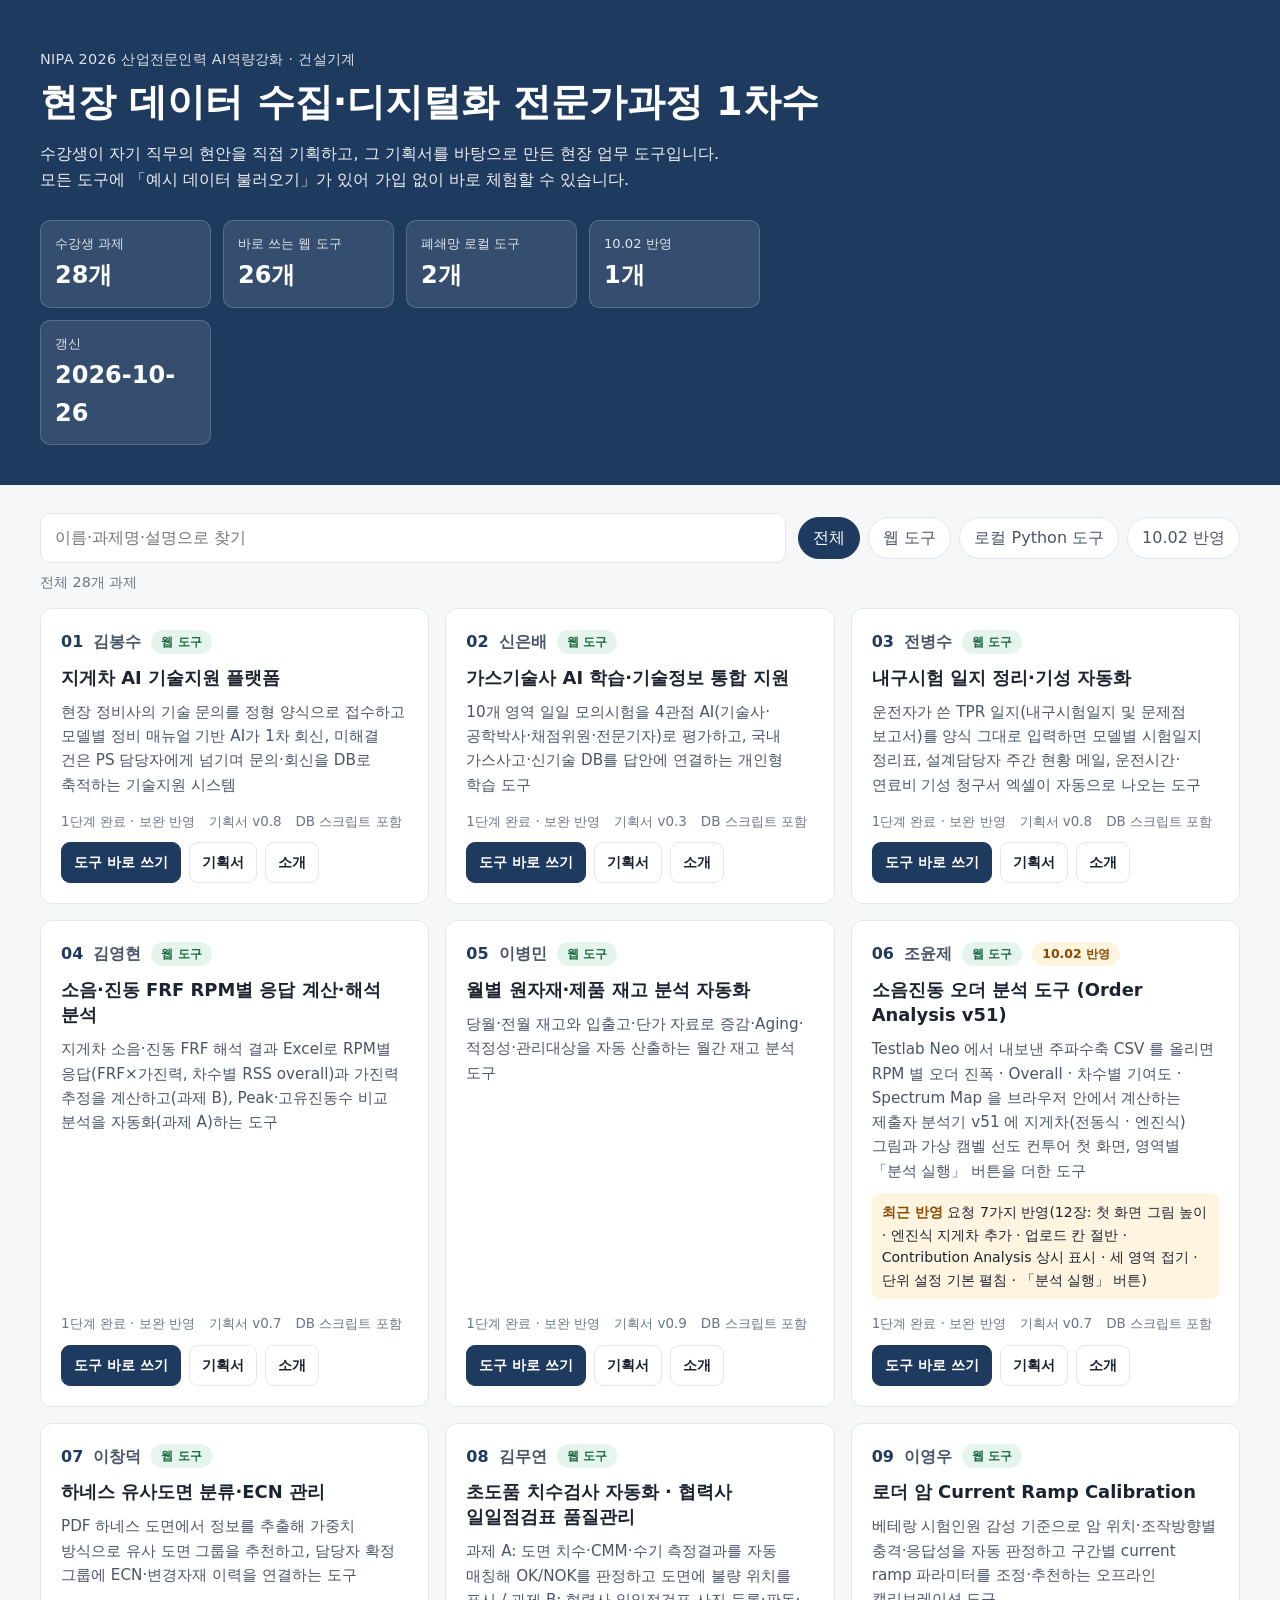
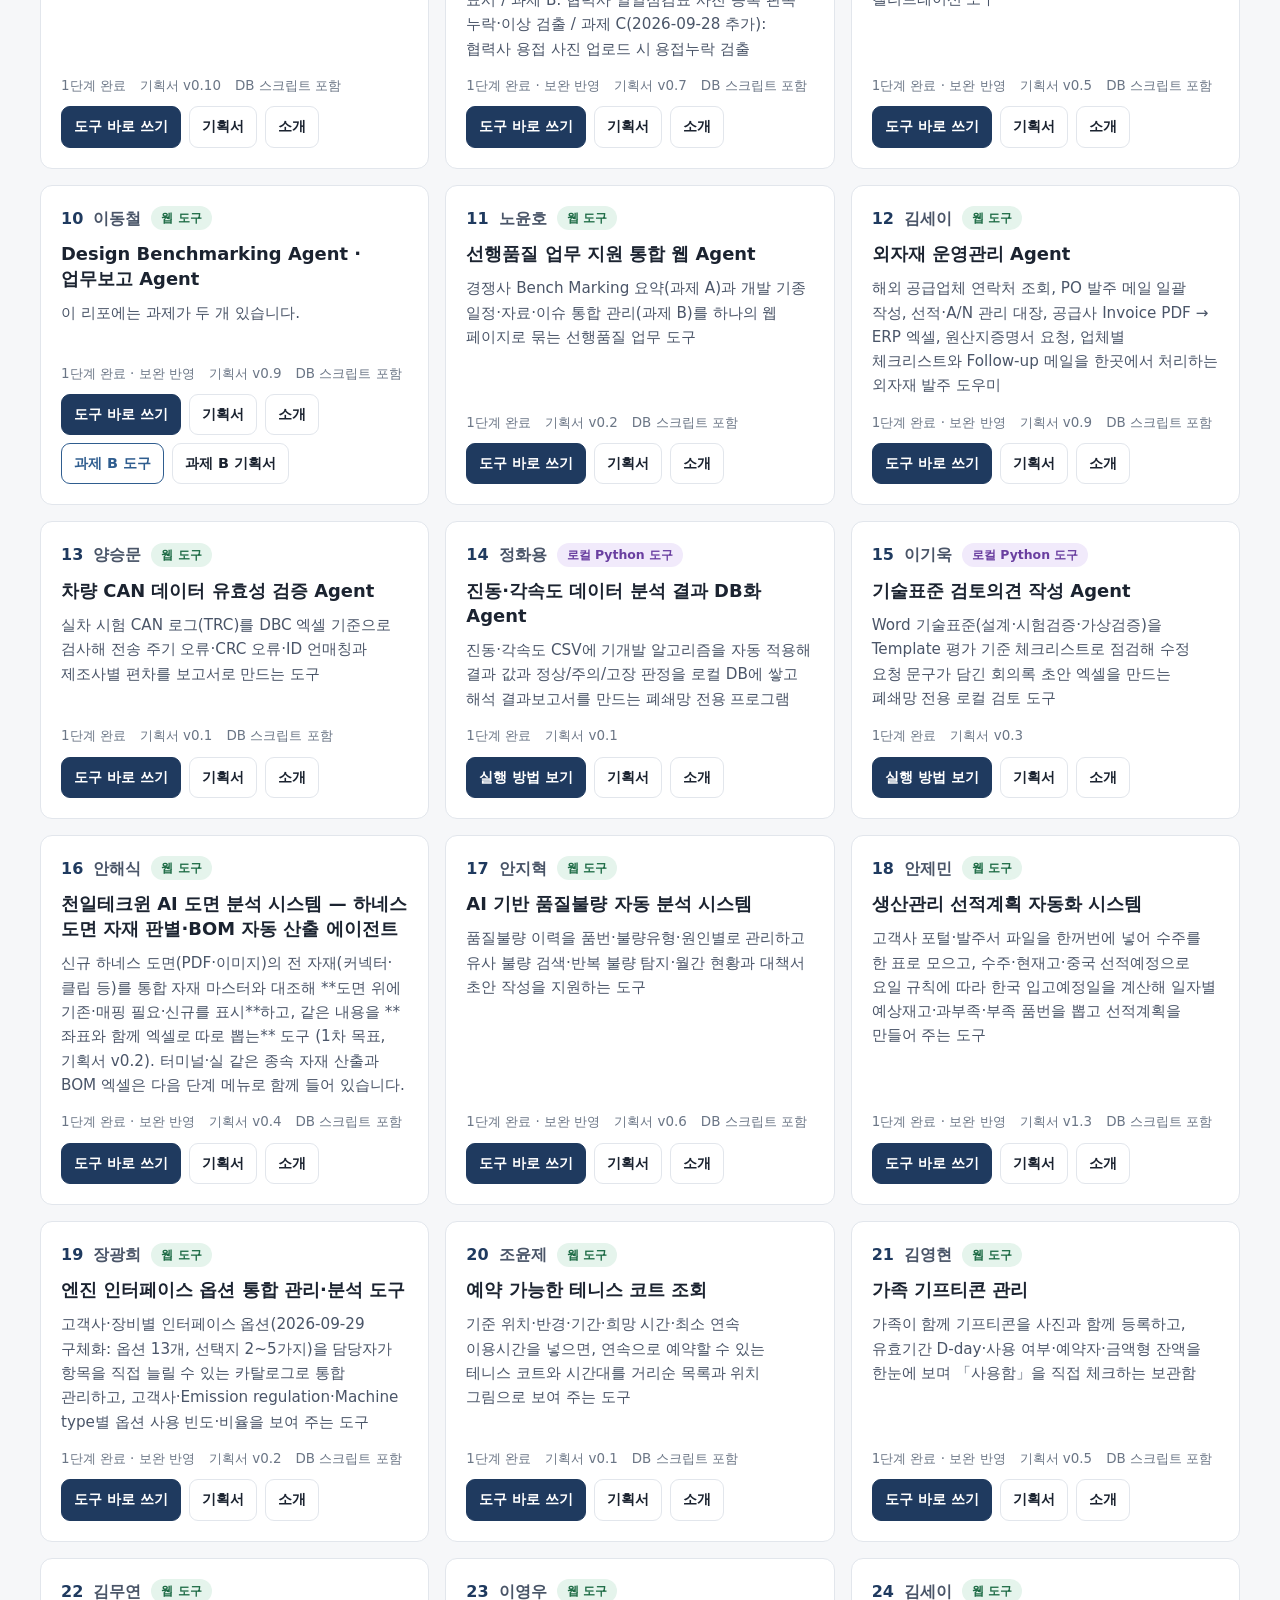
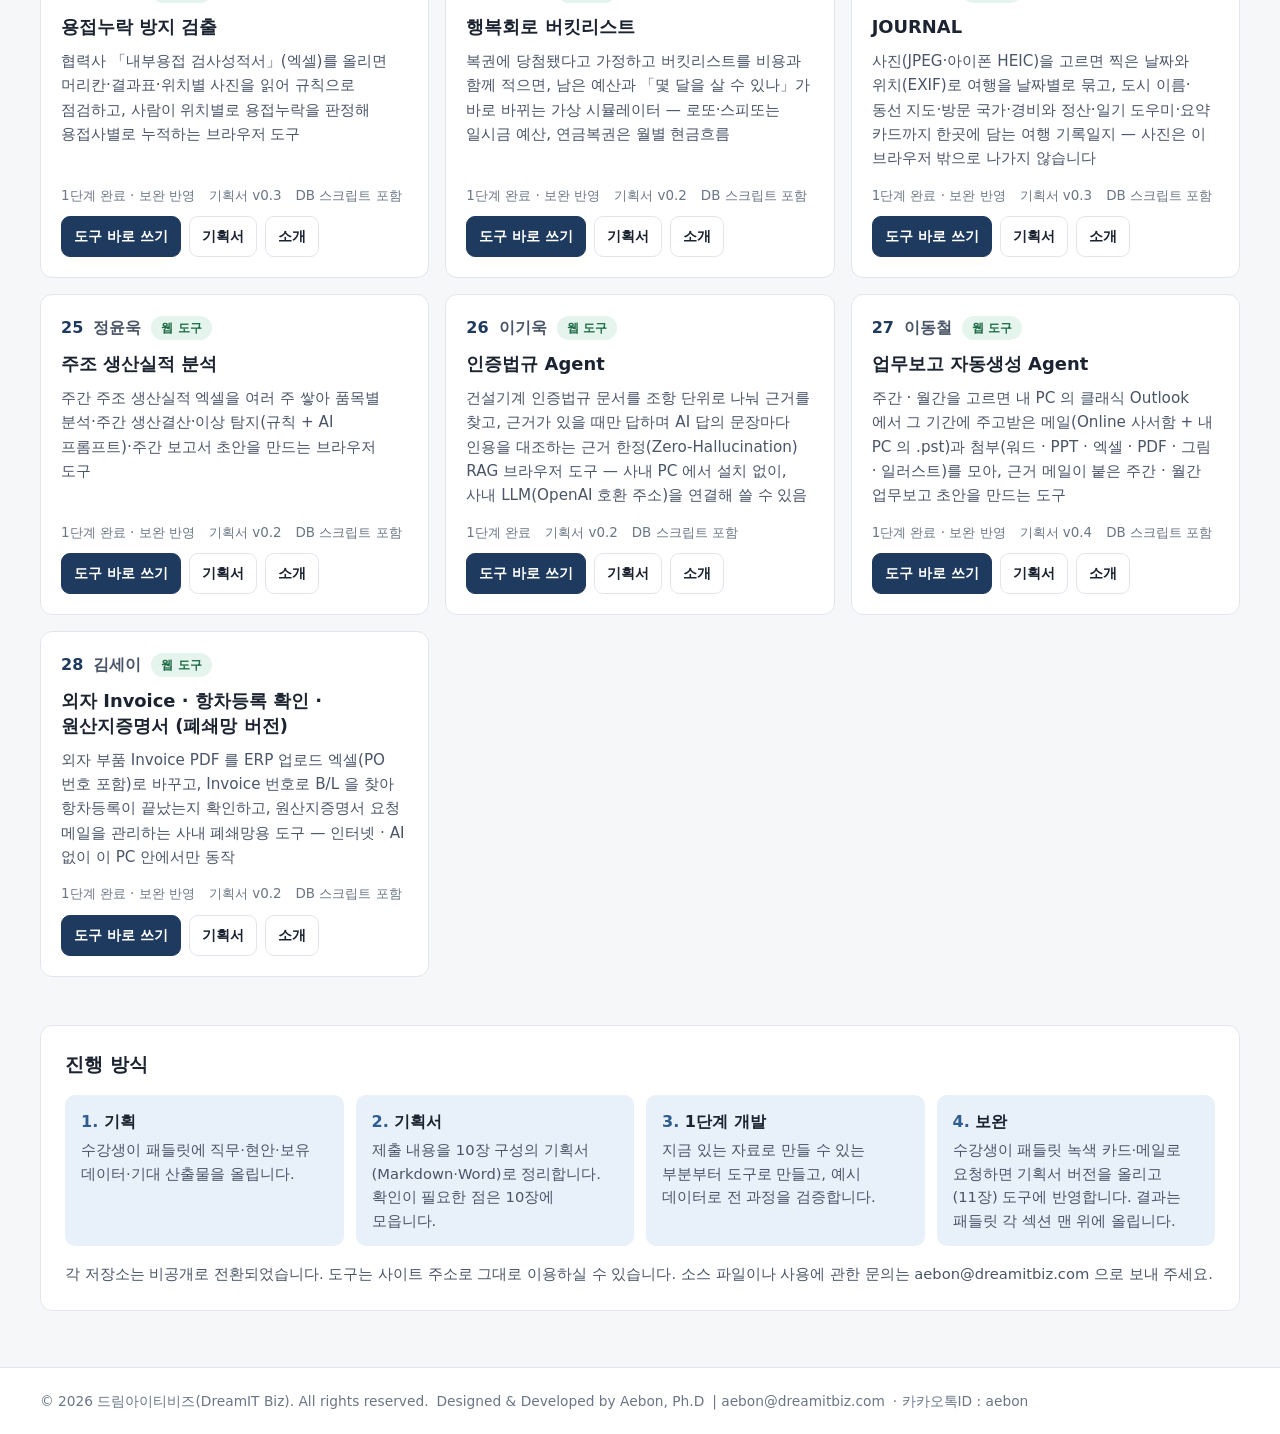
<file: index.html>
<!doctype html>
<html lang="ko">
<head>
  <meta charset="utf-8" />
  <meta name="viewport" content="width=device-width, initial-scale=1" />
  <title>현장 데이터 디지털화 전문가과정 1차수 · 수강생 프로젝트</title>
  <meta name="description" content="현장 데이터 수집·디지털화 전문가과정 1차수 수강생들이 직접 기획한 현장 업무 도구를 한곳에 모았습니다. 기획서·바로 쓰는 도구 링크." />
  <link rel="canonical" href="https://aebonlee.github.io/data09-00/" />
  <meta name="robots" content="index, follow" />
  <meta property="og:type" content="website" />
  <meta property="og:site_name" content="현장 데이터 디지털화 전문가과정" />
  <meta property="og:url" content="https://aebonlee.github.io/data09-00/" />
  <meta property="og:title" content="현장 데이터 디지털화 전문가과정 1차수 · 수강생 프로젝트" />
  <meta property="og:description" content="수강생이 직접 기획한 현장 업무 도구 모음 — 기획서·바로 쓰는 도구" />
  <meta property="og:image" content="https://aebonlee.github.io/data09-00/og-image.png" />
  <meta property="og:image:width" content="1200" />
  <meta property="og:image:height" content="630" />
  <meta name="twitter:card" content="summary_large_image" />
  <link rel="icon" href="data:image/svg+xml,%3Csvg xmlns='http://www.w3.org/2000/svg' viewBox='0 0 32 32'%3E%3Crect width='32' height='32' rx='7' fill='%231f3a5f'/%3E%3Ctext x='16' y='22' font-size='15' text-anchor='middle' fill='white' font-family='sans-serif' font-weight='700'%3E09%3C/text%3E%3C/svg%3E" />
  <link rel="stylesheet" href="css/style.css" />
</head>
<body>
  <header class="hero">
    <div class="inner">
      <p class="eyebrow">NIPA 2026 산업전문인력 AI역량강화 · 건설기계</p>
      <h1>현장 데이터 수집·디지털화 전문가과정 <span class="nowrap">1차수</span></h1>
      <p class="lead">수강생이 자기 직무의 현안을 직접 기획하고, 그 기획서를 바탕으로 만든 현장 업무 도구입니다.<br />
        모든 도구에 「예시 데이터 불러오기」가 있어 가입 없이 바로 체험할 수 있습니다.</p>
      <dl class="stats" id="stats"></dl>
    </div>
  </header>

  <main class="inner">
    <section class="toolbar" aria-label="찾기">
      <label class="search">
        <span class="sr-only">검색</span>
        <input id="q" type="search" placeholder="이름·과제명·설명으로 찾기" autocomplete="off" />
      </label>
      <div class="chips" role="group" aria-label="유형">
        <button type="button" class="chip is-on" data-kind="">전체</button>
        <button type="button" class="chip" data-kind="웹 도구">웹 도구</button>
        <button type="button" class="chip" data-kind="로컬 Python 도구">로컬 Python 도구</button>
        <button type="button" class="chip" data-kind="recent">최근 반영</button>
      </div>
    </section>

    <p class="count" id="count" aria-live="polite"></p>
    <ol class="grid" id="grid"></ol>

    <section class="guide">
      <h2>진행 방식</h2>
      <ol class="steps">
        <li><strong>기획</strong><span>수강생이 패들릿에 직무·현안·보유 데이터·기대 산출물을 올립니다.</span></li>
        <li><strong>기획서</strong><span>제출 내용을 10장 구성의 기획서(Markdown·Word)로 정리합니다. 확인이 필요한 점은 10장에 모읍니다.</span></li>
        <li><strong>1단계 개발</strong><span>지금 있는 자료로 만들 수 있는 부분부터 도구로 만들고, 예시 데이터로 전 과정을 검증합니다.</span></li>
        <li><strong>보완</strong><span>수강생이 패들릿 녹색 카드·메일로 요청하면 기획서 버전을 올리고(11장) 도구에 반영합니다. 결과는 패들릿 각 섹션 맨 위에 올립니다.</span></li>
      </ol>
      <p class="note">각 저장소는 비공개로 전환되었습니다. 도구는 사이트 주소로 그대로 이용하실 수 있습니다.
        소스 파일이나 사용에 관한 문의는 aebon@dreamitbiz.com 으로 보내 주세요.</p>
    </section>
  </main>

  <footer class="footer">
    <div class="inner footer-bottom-line" id="footer"></div>
  </footer>

  <script src="data/projects.js"></script>
  <script src="js/app.js"></script>
</body>
</html>
</file>
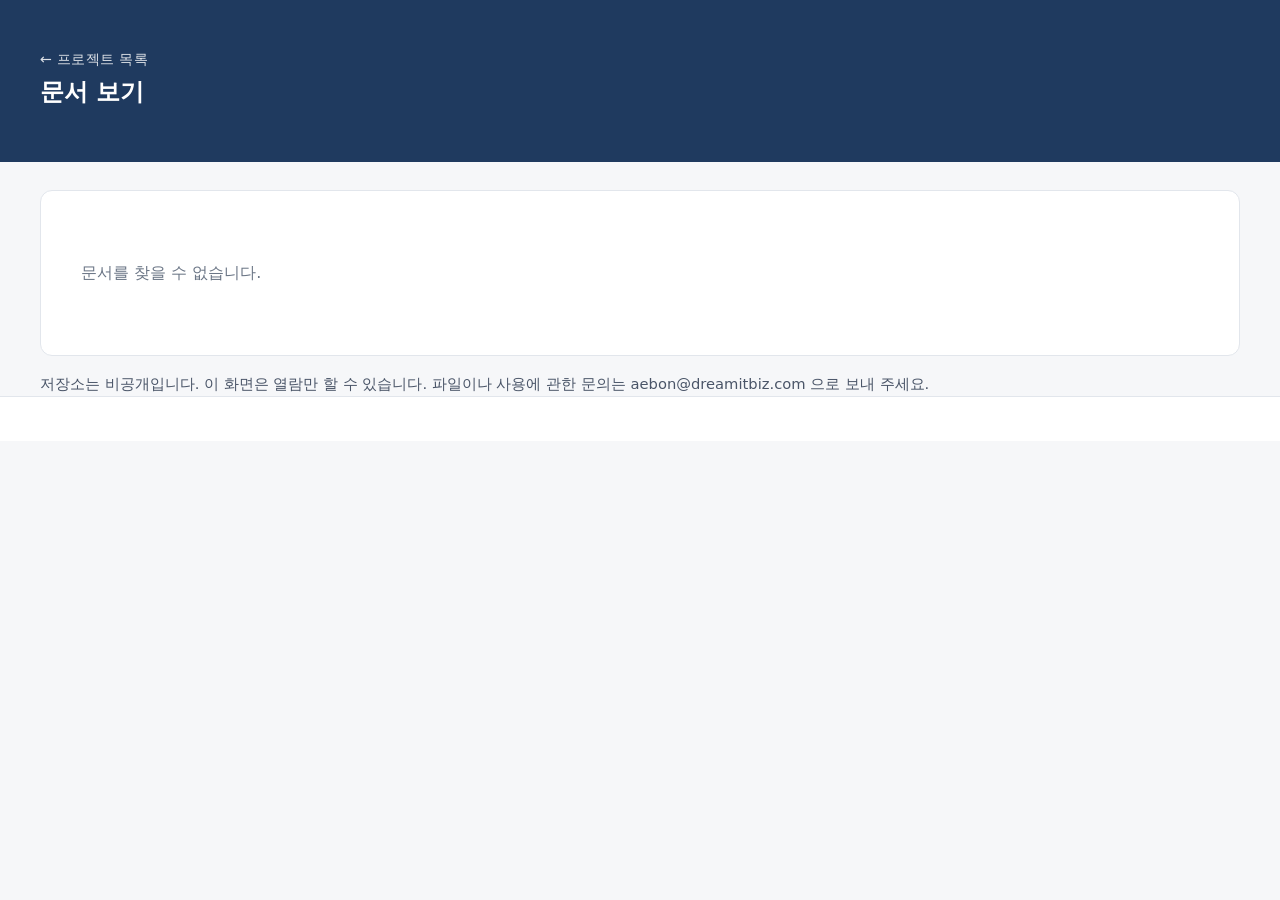
<file: view.html>
<!doctype html>
<html lang="ko">
<head>
  <meta charset="utf-8" />
  <meta name="viewport" content="width=device-width, initial-scale=1" />
  <title>현장 데이터 디지털화 전문가과정 1차수 · 수강생 프로젝트</title>
  <meta name="robots" content="noindex" />
  <link rel="icon" href="data:image/svg+xml,%3Csvg xmlns='http://www.w3.org/2000/svg' viewBox='0 0 32 32'%3E%3Crect width='32' height='32' rx='7' fill='%231f3a5f'/%3E%3Ctext x='16' y='22' font-size='15' text-anchor='middle' fill='white' font-family='sans-serif' font-weight='700'%3E09%3C/text%3E%3C/svg%3E" />
  <link rel="stylesheet" href="css/style.css" />
</head>
<body>
  <header class="hero view-hero">
    <div class="inner">
      <p class="eyebrow"><a href="./">← 프로젝트 목록</a></p>
      <h1 id="vtitle">문서 보기</h1>
      <nav class="view-tabs" id="vtabs" aria-label="문서"></nav>
    </div>
  </header>
  <main class="inner">
    <article class="doc" id="doc"><p class="empty">불러오는 중…</p></article>
    <p class="note">저장소는 비공개입니다. 이 화면은 열람만 할 수 있습니다. 파일이나 사용에 관한 문의는 aebon@dreamitbiz.com 으로 보내 주세요.</p>
  </main>
  <footer class="footer"><div class="inner footer-bottom-line" id="footer"></div></footer>
  <script src="js/vendor/marked.min.js"></script>
  <script src="data/projects.js"></script>
  <script>
  (function () {
    var qs = new URLSearchParams(location.search)
    var r = qs.get('r') || '', d = qs.get('d') || 'plan'
    var doc = document.getElementById('doc')
    var NAMES = { plan: '기획서', plan2: '과제 B 기획서', readme: '소개 · 실행 방법' }
    if (!/^data09-\d\d$/.test(r) || !NAMES[d]) { doc.innerHTML = '<p class="empty">문서를 찾을 수 없습니다.</p>'; return }
    var p = (window.PROJECTS || []).filter(function (x) { return x.repo === r })[0]
    document.getElementById('vtitle').textContent = (p ? p.no + ' · ' + p.name + ' — ' + p.title : r)
    document.title = NAMES[d] + ' · ' + (p ? p.title : r)
    var tabs = document.getElementById('vtabs')
    var have = ['readme'].concat(p && p.planUrl ? ['plan'] : []).concat(p && (p.extras || []).some(function (x) { return /d=plan2/.test(x.url) }) ? ['plan2'] : [])
    have.forEach(function (k) {
      var a = document.createElement('a'); a.href = 'view.html?r=' + r + '&d=' + k; a.textContent = NAMES[k]
      if (k === d) a.setAttribute('aria-current', 'page')
      tabs.appendChild(a)
    })
    if (p && p.toolUrl) { var t = document.createElement('a'); t.href = p.toolUrl; t.target = '_blank'; t.rel = 'noopener'; t.textContent = '도구 바로 쓰기 ↗'; tabs.appendChild(t) }
    // 제목에 id 를 붙여 #실행-방법 같은 앵커로 바로 가게 한다
    var slug = function (s) { return s.trim().toLowerCase().replace(/[^\p{L}\p{N}\s-]/gu, '').replace(/\s+/g, '-') }
    fetch('view/' + r + '/' + d + '.md', { cache: 'no-cache' })
      .then(function (res) { if (!res.ok) throw new Error(res.status); return res.text() })
      .then(function (md) {
        doc.innerHTML = marked.parse(md)
        doc.querySelectorAll('h1,h2,h3,h4').forEach(function (h) { if (!h.id) h.id = slug(h.textContent) })
        // 비공개 리포 안을 가리키는 상대 링크·GitHub 링크는 열 수 없으니 글자만 남긴다
        doc.querySelectorAll('a[href]').forEach(function (a) {
          var h = a.getAttribute('href')
          if (/^#/.test(h)) return
          if (/^https?:\/\/github\.com\/aebonlee\//.test(h) || !/^(https?:|mailto:)/.test(h)) { var s = document.createElement('span'); s.innerHTML = a.innerHTML; a.replaceWith(s) }
          else { a.target = '_blank'; a.rel = 'noopener' }
        })
        doc.querySelectorAll('table').forEach(function (t) { var w = document.createElement('div'); w.className = 'table-wrap'; t.parentNode.insertBefore(w, t); w.appendChild(t) })
        if (location.hash) { var el = document.getElementById(decodeURIComponent(location.hash.slice(1))); if (el) el.scrollIntoView() }
      })
      .catch(function () { doc.innerHTML = '<p class="empty">문서를 불러오지 못했습니다.</p>' })
  })()
  </script>
</body>
</html>
</file>
<file: css/style.css>
:root {
  --bg: #f6f7f9;
  --surface: #ffffff;
  --ink: #1b2330;
  --ink-2: #4a5568;
  --ink-3: #6b7686;
  --line: #e2e6ec;
  --brand: #1f3a5f;
  --brand-2: #2f5d8f;
  --on-brand: #ffffff;
  --accent: #e8f0fa;
  --ok: #1d6b45;
  --ok-bg: #e5f4ec;
  --py: #6a3fa0;
  --py-bg: #f1eafb;
  --new: #8a4b00;
  --new-bg: #fff4e0;
  --container-wide: 1280px;
  --container-pad: 20px;
  --radius: 12px;
}
@media (min-width: 640px) { :root { --container-pad: 28px; } }
@media (min-width: 1024px) { :root { --container-pad: 40px; } }

* { box-sizing: border-box; }
html { -webkit-text-size-adjust: 100%; }
body {
  margin: 0;
  background: var(--bg);
  color: var(--ink);
  font-family: "Pretendard", "Apple SD Gothic Neo", "Malgun Gothic", system-ui, sans-serif;
  line-height: 1.6;
  word-break: keep-all;
  overflow-wrap: break-word;
}
a { color: inherit; }
button, input { font: inherit; }
.nowrap { white-space: nowrap; }
.sr-only { position: absolute; width: 1px; height: 1px; overflow: hidden; clip: rect(0 0 0 0); white-space: nowrap; }

.inner {
  max-width: calc(var(--container-wide) + 2 * var(--container-pad));
  padding: 0 var(--container-pad);
  margin: 0 auto;
}

/* 히어로 */
.hero { background: var(--brand); color: var(--on-brand); padding: 48px 0 40px; }
.hero h1 { color: var(--on-brand); font-size: clamp(1.5rem, 1.1rem + 2vw, 2.4rem); line-height: 1.3; margin: 6px 0 14px; }
.eyebrow { margin: 0; font-size: 0.9rem; opacity: 0.85; letter-spacing: 0.02em; }
.lead { margin: 0; max-width: 52rem; opacity: 0.92; }
.stats { display: grid; grid-template-columns: repeat(auto-fit, minmax(140px, 1fr)); gap: 12px; margin: 28px 0 0; max-width: 720px; }
.stats div { background: rgba(255, 255, 255, 0.1); border: 1px solid rgba(255, 255, 255, 0.18); border-radius: 10px; padding: 12px 14px; }
.stats dt { font-size: 0.82rem; opacity: 0.85; }
.stats dd { margin: 2px 0 0; font-size: 1.5rem; font-weight: 700; }

/* 찾기 */
.toolbar { display: flex; flex-wrap: wrap; gap: 12px; align-items: center; margin: 28px 0 8px; }
.search { flex: 1 1 280px; }
.search input {
  width: 100%; padding: 11px 14px; border: 1px solid var(--line); border-radius: 10px; background: var(--surface); color: var(--ink);
}
.search input:focus { outline: 2px solid var(--brand-2); outline-offset: 1px; }
.chips { display: flex; flex-wrap: wrap; gap: 8px; }
.chip {
  border: 1px solid var(--line); background: var(--surface); color: var(--ink-2); border-radius: 999px; padding: 7px 14px; cursor: pointer;
}
.chip.is-on { background: var(--brand); border-color: var(--brand); color: var(--on-brand); }
.count { color: var(--ink-3); font-size: 0.9rem; margin: 6px 0 14px; }

/* 카드 */
.grid { list-style: none; padding: 0; margin: 0; display: grid; gap: 16px; grid-template-columns: repeat(auto-fill, minmax(min(100%, 340px), 1fr)); }
.card {
  background: var(--surface); border: 1px solid var(--line); border-radius: var(--radius); padding: 20px; display: flex; flex-direction: column; gap: 10px; min-width: 0;
}
.card-top { display: flex; align-items: center; gap: 10px; flex-wrap: wrap; }
.no { font-weight: 800; color: var(--brand); font-variant-numeric: tabular-nums; }
.who { color: var(--ink-2); font-weight: 600; }
.badge { font-size: 0.78rem; border-radius: 999px; padding: 2px 10px; font-weight: 600; }
.badge.web { background: var(--ok-bg); color: var(--ok); }
.badge.py { background: var(--py-bg); color: var(--py); }
.badge.new { background: var(--new-bg); color: var(--new); }
.card p.recent { margin: 0; padding: 8px 10px; background: var(--new-bg); border-radius: 8px; color: var(--ink); font-size: 0.88rem; }
.card p.recent strong { color: var(--new); }
.btn.sub { border-color: var(--brand-2); color: var(--brand-2); }
.card h3 { margin: 0; font-size: 1.12rem; line-height: 1.4; }
.card p.desc { margin: 0; color: var(--ink-2); font-size: 0.95rem; }
.meta { display: flex; flex-wrap: wrap; gap: 6px 14px; color: var(--ink-3); font-size: 0.84rem; margin-top: auto; padding-top: 4px; }
.actions { display: flex; flex-wrap: wrap; gap: 8px; }
.btn {
  display: inline-flex; align-items: center; gap: 8px; text-decoration: none; border-radius: 9px; padding: 8px 12px; font-size: 0.9rem; font-weight: 600;
  border: 1px solid var(--line); color: var(--ink); background: var(--surface);
}
.btn:hover { border-color: var(--brand-2); }
.btn.primary { background: var(--brand); border-color: var(--brand); color: var(--on-brand); }
.btn.primary:hover { background: var(--brand-2); }
.btn.muted { color: var(--ink-3); cursor: default; }
.empty { color: var(--ink-3); padding: 28px 0; }

/* 진행 방식 */
.guide { margin: 48px 0 56px; background: var(--surface); border: 1px solid var(--line); border-radius: var(--radius); padding: 24px; }
.guide h2 { margin: 0 0 14px; font-size: 1.2rem; }
.steps { list-style: none; counter-reset: s; padding: 0; margin: 0; display: grid; gap: 12px; grid-template-columns: repeat(auto-fit, minmax(min(100%, 230px), 1fr)); }
.steps li { counter-increment: s; background: var(--accent); border-radius: 10px; padding: 14px 16px; display: flex; flex-direction: column; gap: 4px; }
.steps li strong::before { content: counter(s) ". "; color: var(--brand-2); }
.steps span { color: var(--ink-2); font-size: 0.92rem; }
.note { margin: 16px 0 0; color: var(--ink-2); font-size: 0.92rem; }

/* 푸터 */
.footer { border-top: 1px solid var(--line); background: var(--surface); padding: 22px 0; color: var(--ink-3); font-size: 0.86rem; }
.footer-bottom-line { display: flex; flex-wrap: wrap; gap: 2px 8px; align-items: baseline; }
.footer-bottom-line span { white-space: nowrap; }
@media (max-width: 400px) { .footer-bottom-line span:first-child { white-space: normal; } }

/* 문서 열람 */ /* view.html */
.view-hero .eyebrow a { color: inherit; text-decoration: none; }
.view-hero h1 { font-size: 1.5rem; }
.view-tabs { display: flex; flex-wrap: wrap; gap: 8px; margin-top: 14px; }
.view-tabs a { color: inherit; text-decoration: none; border: 1px solid currentColor; border-radius: 999px; padding: 4px 14px; font-size: 0.9rem; opacity: 0.8; }
.view-tabs a[aria-current="page"] { opacity: 1; font-weight: 700; }
.doc { margin: 28px 0 8px; background: var(--surface); border: 1px solid var(--line); border-radius: var(--radius); padding: 24px clamp(16px, 4vw, 40px); line-height: 1.75; word-break: keep-all; overflow-wrap: break-word; min-width: 0; }
.doc h1 { font-size: 1.5rem; } .doc h2 { font-size: 1.25rem; margin-top: 2em; border-bottom: 1px solid var(--line); padding-bottom: 6px; } .doc h3 { font-size: 1.08rem; margin-top: 1.6em; }
.doc .table-wrap { overflow-x: auto; margin: 1em 0; }
.doc table { border-collapse: collapse; min-width: 100%; font-size: 0.92rem; }
.doc th, .doc td { border: 1px solid var(--line); padding: 6px 10px; text-align: left; vertical-align: top; }
.doc th { background: var(--accent); }
.doc pre { overflow-x: auto; background: var(--accent); padding: 12px 14px; border-radius: 8px; }
.doc code { font-size: 0.9em; }
.doc blockquote { margin: 1em 0; padding: 4px 16px; border-left: 4px solid var(--brand-2); color: var(--ink-2); }
</file>
